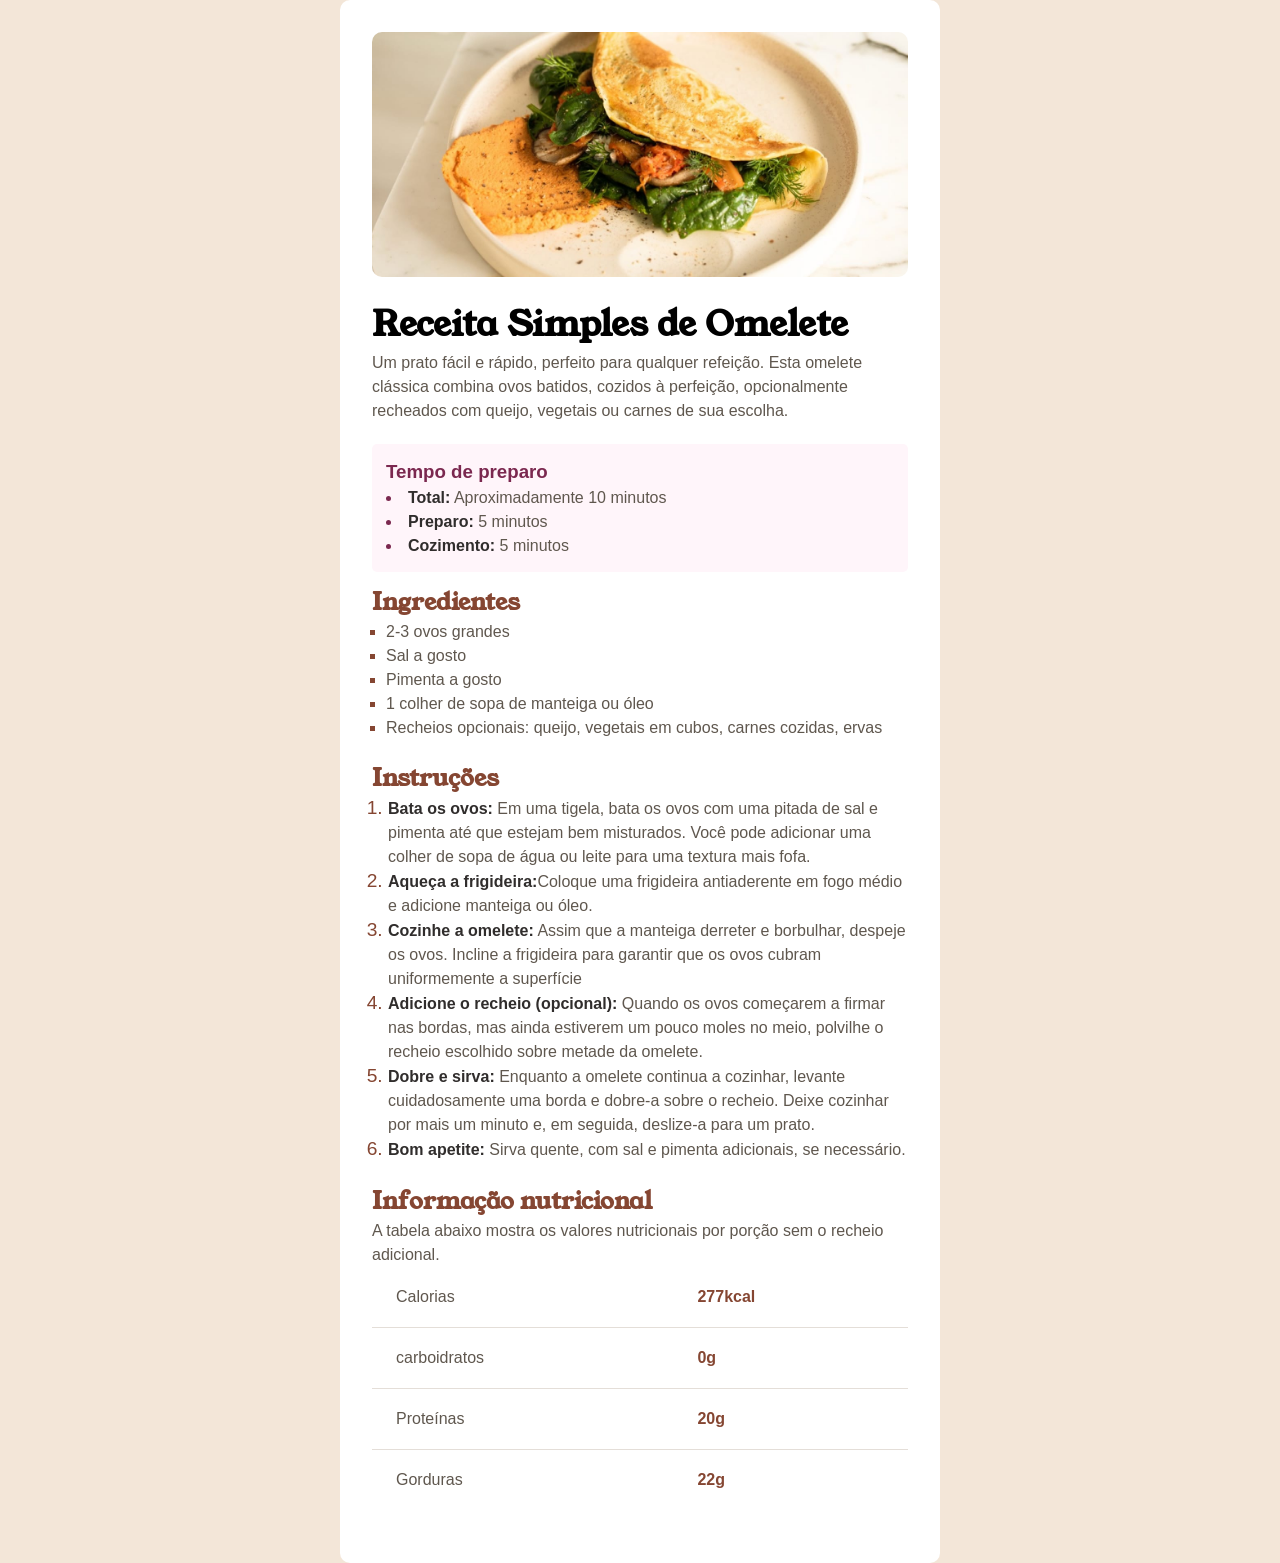
<file: index.html>
<!DOCTYPE html>
<html lang="pt-br">
<head>
    <meta charset="UTF-8">
    <meta name="viewport" content="width=device-width, initial-scale=1.0">
    <title>Recipe page</title>
    <link rel="shortcut icon" href="imagens/favicon-32x32.png" type="image/x-icon">
    <link rel="stylesheet" href="estilo/style.css">
</head>
<body class="pai" >
    <main class="filho">
        <div class="image">
        <img src="imagens/image-omelette.jpeg" alt="omelete">

        </div>
        <div class="apresentacao">
        <h1>Receita Simples de Omelete</h1>
        

        <p>Um prato fácil e rápido, perfeito para qualquer refeição. Esta omelete clássica combina ovos batidos, cozidos à perfeição, opcionalmente recheados com queijo, vegetais ou carnes de sua escolha.</p>
        </div>

        <div class="tempo">
        <h3>Tempo de preparo</h3>

        <ul>
            <li><strong>Total:</strong> Aproximadamente 10 minutos</li>
            <li><strong>Preparo:</strong> 5 minutos </li>
            <li><strong>Cozimento:</strong> 5 minutos</li>
        </ul>

        </div>
        <div class="ingrediente">
        <h2>Ingredientes</h2>

        <ul>
            <li>2-3 ovos grandes</li>
            <li>Sal a gosto</li>
            <li>Pimenta a gosto</li>
            <li>1 colher de sopa de manteiga ou óleo</li>
            <li>Recheios opcionais: queijo, vegetais em cubos, carnes cozidas, ervas</li>
       </ul>
       </div>

       <div class="instrucao">

       <h2>Instruções</h2>
       <ol>

       <li><strong>Bata os ovos:</strong> Em uma tigela, bata os ovos com uma pitada de sal e pimenta até que estejam bem misturados. Você pode adicionar uma colher de sopa de água ou leite para uma textura mais fofa.</li>

       <li><strong>Aqueça a frigideira:</strong>Coloque uma frigideira antiaderente em fogo médio e adicione manteiga ou óleo.</li>

       <li><strong>Cozinhe a omelete:</strong> Assim que a manteiga derreter e borbulhar, despeje os ovos. Incline a frigideira para garantir que os ovos cubram uniformemente a superfície</li>

       <li><strong>Adicione o recheio (opcional):</strong> Quando os ovos começarem a firmar nas bordas, mas ainda estiverem um pouco moles no meio, polvilhe o recheio escolhido sobre metade da omelete.</li>

       <li><strong>Dobre e sirva:</strong> Enquanto a omelete continua a cozinhar, levante cuidadosamente uma borda e dobre-a sobre o recheio. Deixe cozinhar por mais um minuto e, em seguida, deslize-a para um prato.</li>

       <li><strong>Bom apetite:</strong> Sirva quente, com sal e pimenta adicionais, se necessário.</li>
       </ol>

       </div>
       <div class="nutricao">

       <h2>Informação nutricional</h2>

       <p>A tabela abaixo mostra os valores nutricionais por porção sem o recheio adicional.</p>
       
       <div class="tabela">
                 <table>
                    <tr>
                        <td>Calorias</td>
                        <td>277kcal</td>
                    </tr>
                    <tr>
                        <td>carboidratos</td>
                        <td>0g</td>
                    </tr>
                    <tr>
                        <td>Proteínas</td>
                        <td>20g</td>
                    </tr>
                    <tr>
                        <td>Gorduras</td>
                        <td>22g</td>
                    </tr> 
                </table>
            </div>
       </div>
    </main>
</body>
</html>
</file>
<file: estilo/style.css>
@import url('https://fonts.googleapis.com/css2?family=Young+Serif&display=swap');

/* --- Colors --- */
:root {
  --white: hsl(0, 0%, 100%);
  
  --stone-100: hsl(30, 54%, 90%);
  --stone-150: hsl(30, 18%, 87%);
  --stone-600: hsl(30, 10%, 34%);
  --stone-900: hsl(24, 5%, 18%);
  
  --brown-800: hsl(14, 45%, 36%);
  
  --rose-800: hsl(332, 51%, 32%);
  --rose-50: hsl(330, 100%, 98%);

  --font-destaque: "Young Serif", serif;
}

/* --- Reset --- */
* {
    margin: 0px;
    padding: 0px;
    box-sizing: border-box;
    line-height: 1.5em;
    font-family: sans-serif;
}

/* --- Container --- */
.pai {
    color: var(--stone-600);
    background-color: var(--stone-100);
    min-height: 100vh;
    display: flex;
    justify-content: center;
    align-items: center;
}

.filho > * {
    margin-bottom: 1.3em;
}

.filho {
    background-color: var(--white);
    max-width: 600px;
    padding: 24px;
}

/* --- Image --- */
.image img {
    width: 100%;
    display: block;
    width: calc(100% + 48px);
    margin-left: -24px;
    margin-right: -24px;
    margin-top: -24px;
}

/* --- Apresentação --- */
h1, h2 {
    font-family: var(--font-destaque);
}

h1 {
    color: black;
    font-size: 1.8em;
    font-weight: bold;
}

h2 {
    color: var(--brown-800);
}

/* --- Tempo --- */
.tempo {
    background-color: var(--rose-50);
    border-radius: 5px;
    padding: 14px;
    margin-top: 12px;
    margin-bottom: 12px;
    list-style-type: circle;
    list-style-position: inside;
}

.tempo strong {
    color: var(--stone-900);
}

.tempo h3 {
    color: var(--rose-800);
}

.tempo li::marker {
    color: var(--rose-800);
}

/* --- Ingredientes --- */
.ingrediente ul {
    padding-left: 14px;
    list-style-type: square;
}

.ingrediente li::marker {
    color: var(--brown-800);
}

/*---instrucao---*/
.instrucao ol {
    padding-left: 16px;
}

.instrucao strong {
    color: var(--stone-900);
}

.instrucao li::marker {
    color: var(--brown-800);
    font-size: 1.2em;
}

/* --- Nutrição / Tabela --- */
.tabela table {
    width: 100%;
    border-collapse: collapse;
}

table tr {
    border-bottom: 1px solid var(--stone-150);
}

table tr:last-child {
    border-bottom: none;
}

table td {
    padding: 18px 24px;
}

table td:last-child {
    color: var(--brown-800);
    font-weight: bold;
}
/*---versao desktop---*/
@media screen and (min-width: 768px){
    .filho {
        width: 600px;
        border-radius: 10px;
        padding: 32px;
    }
    .image img {
        display: block;
        width: 100%;
        border-radius: 10px;
        margin: 0;
    }
    h1 {
        font-size: 2.2em;
    }
}
</file>
